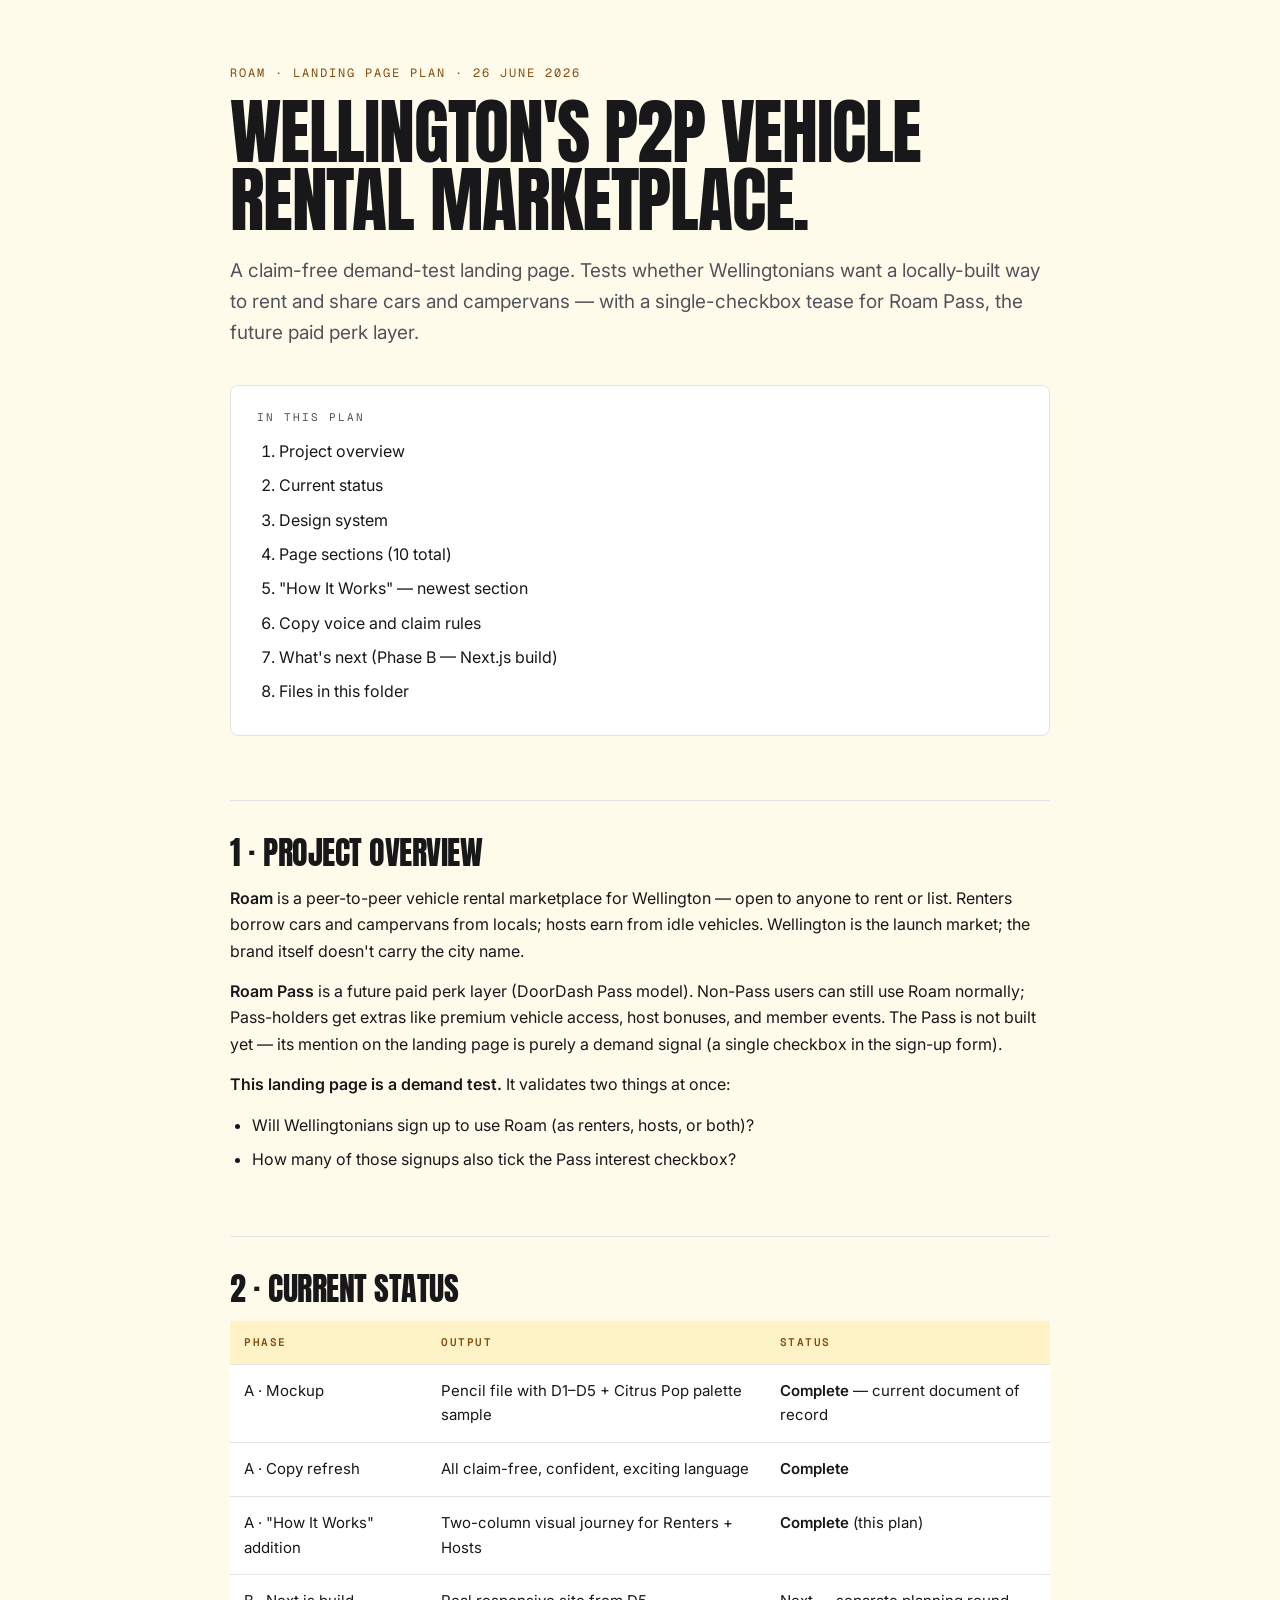
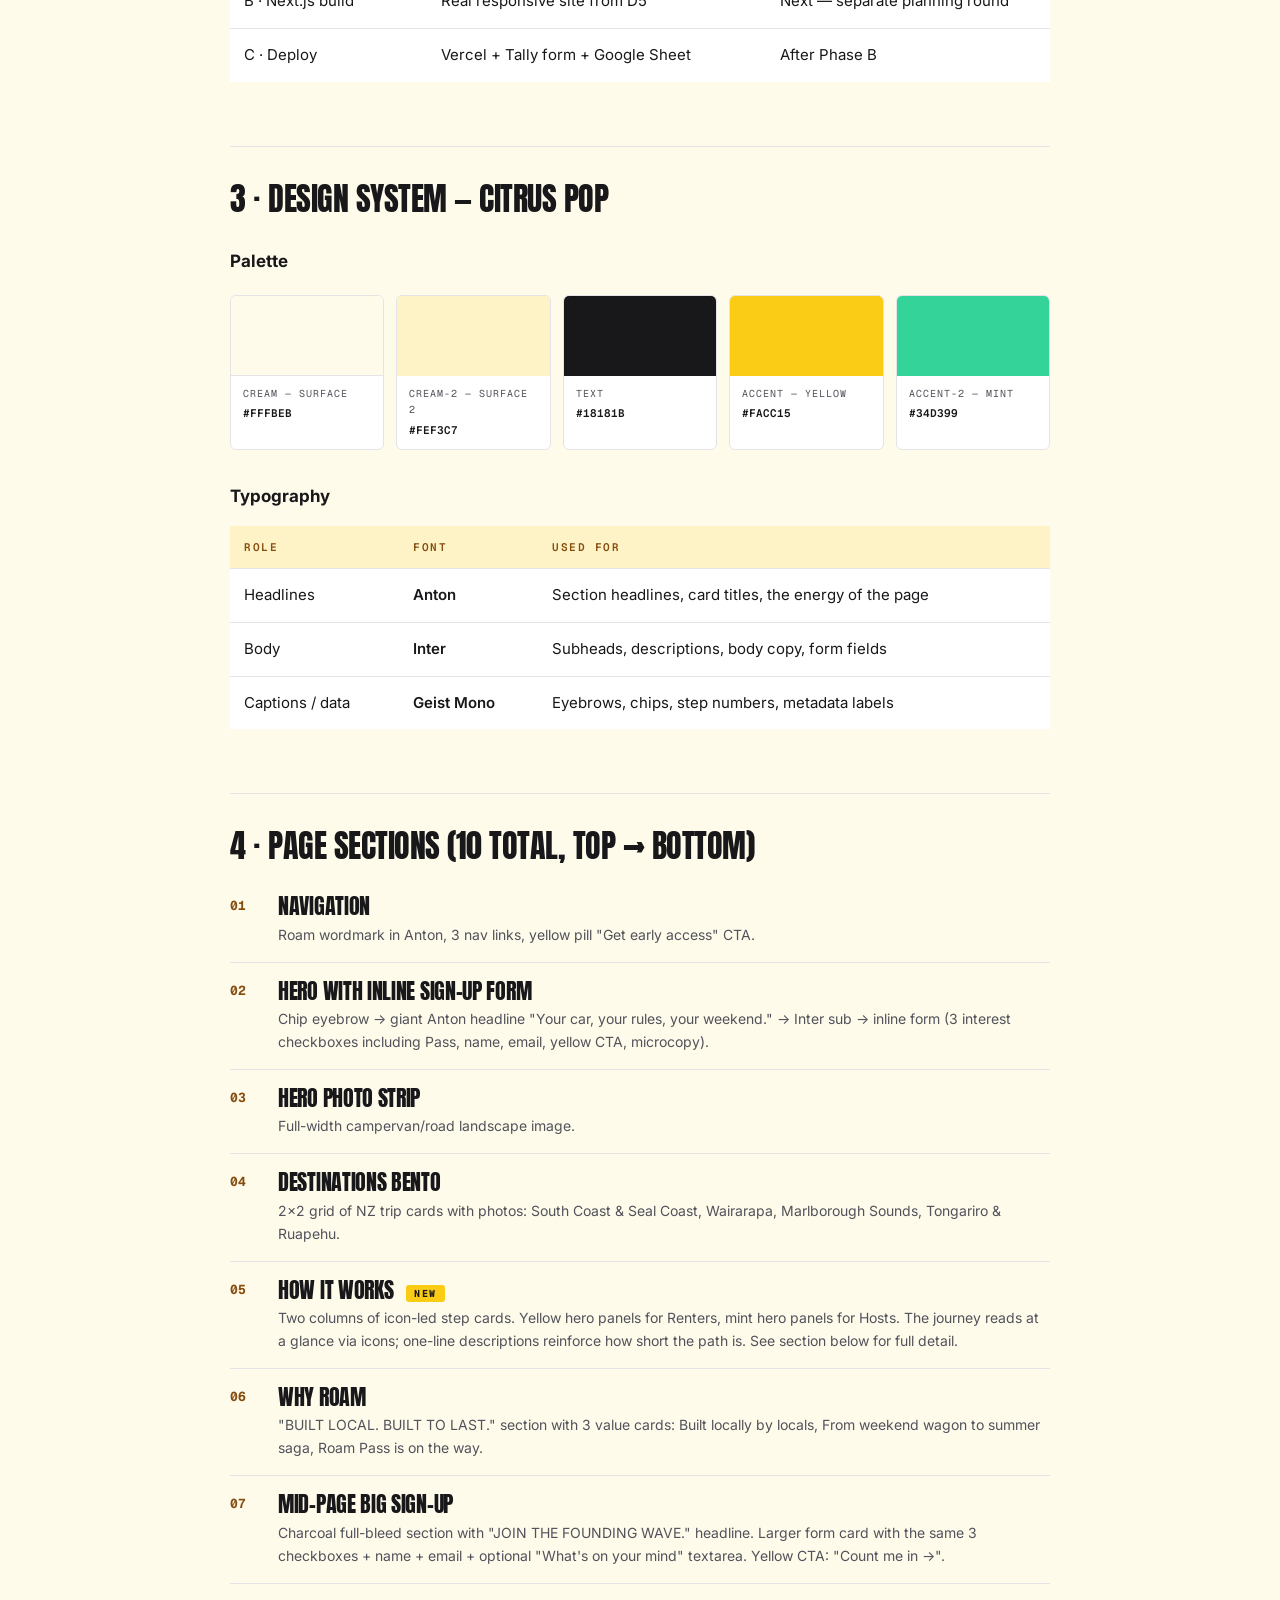
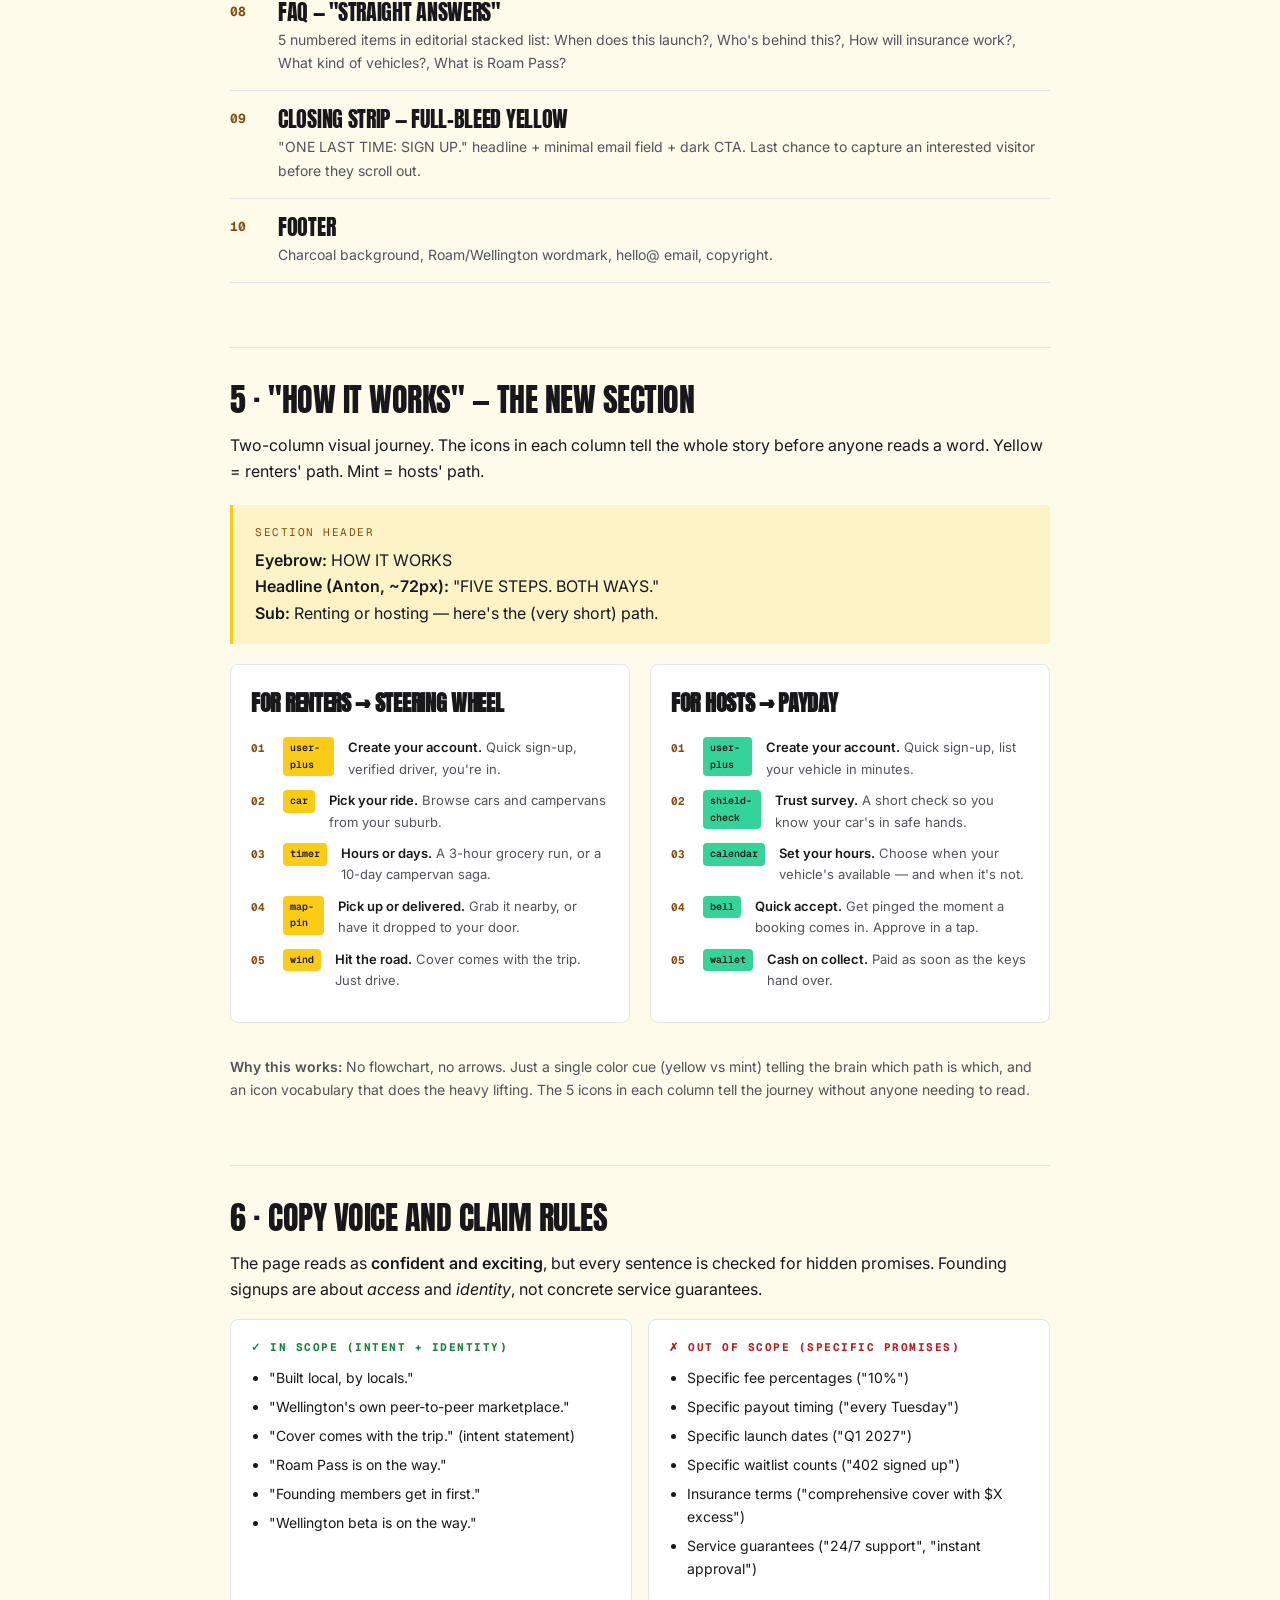
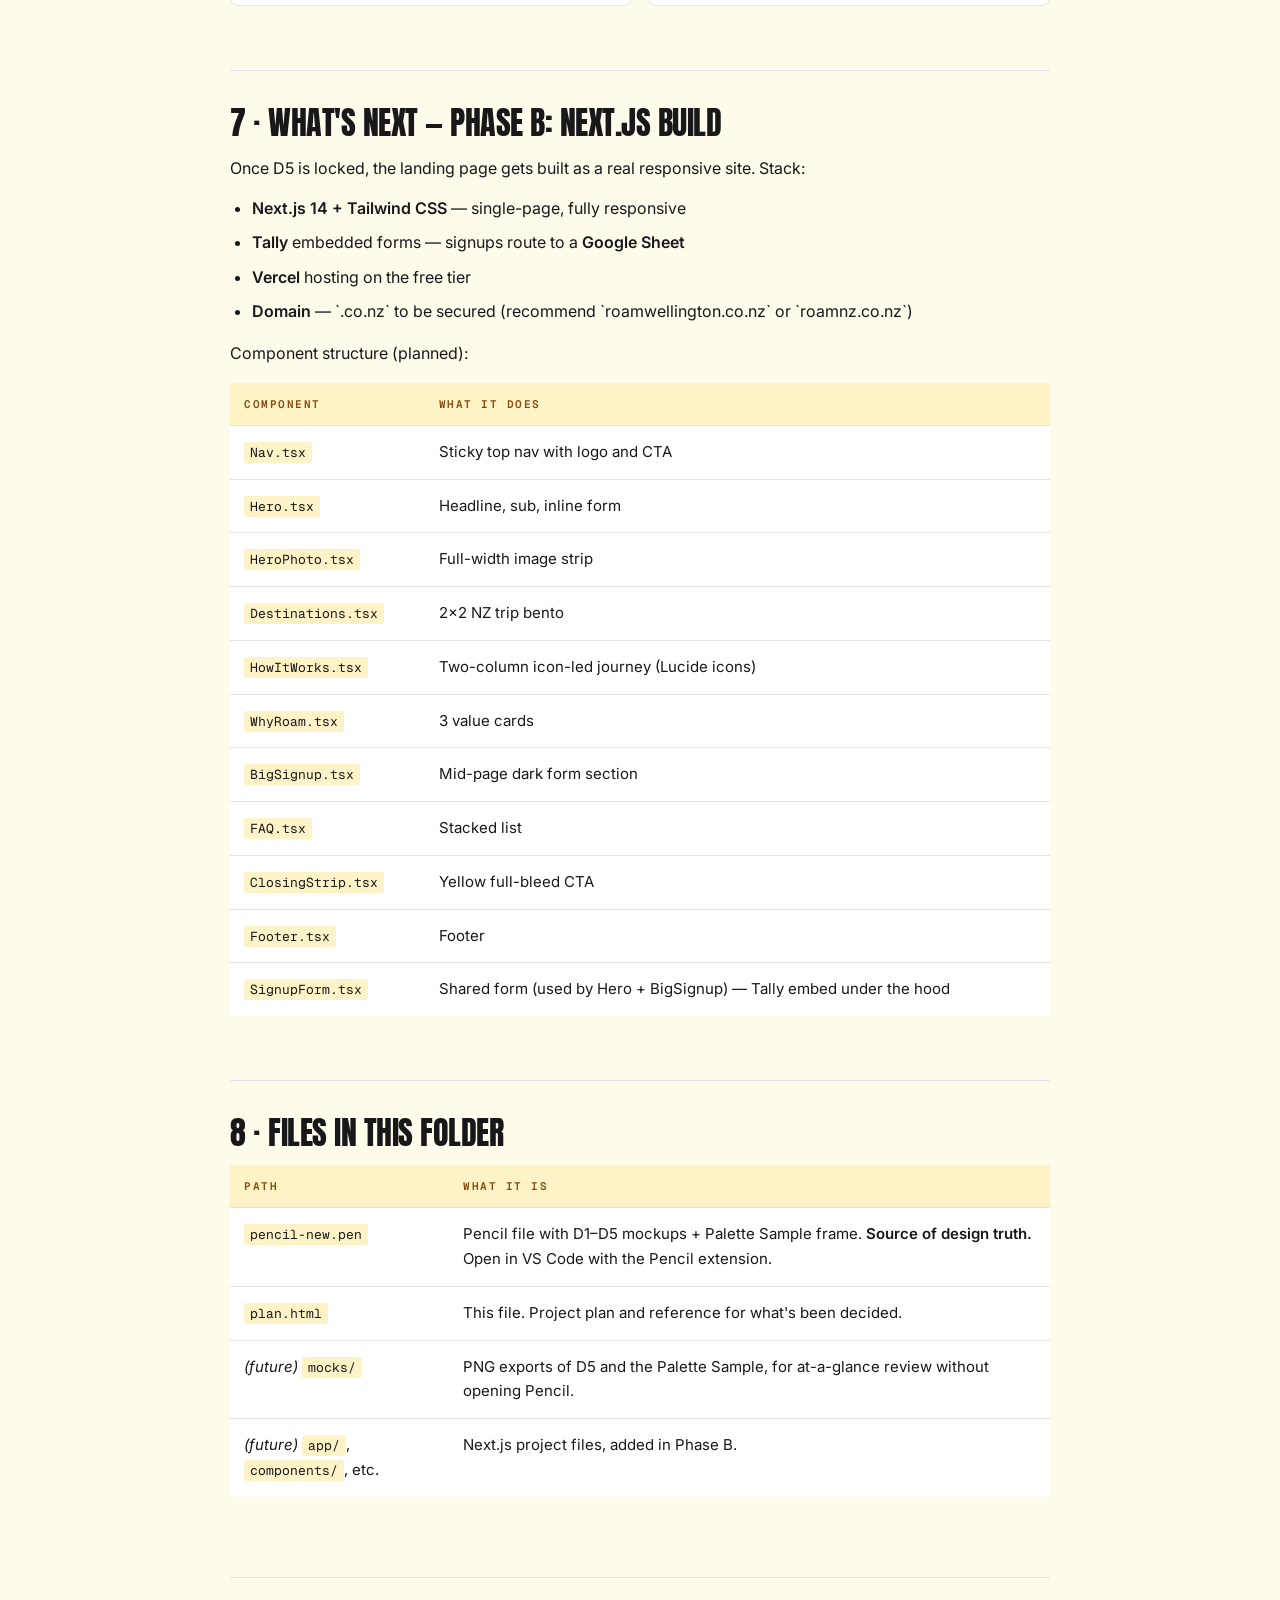
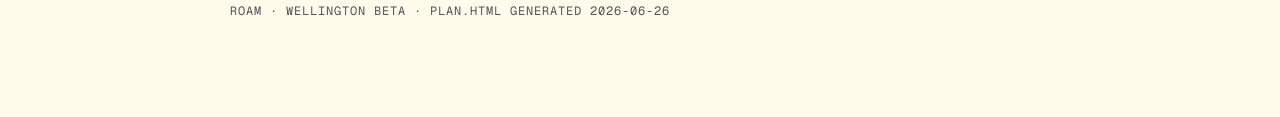
<file: plan.html>
<!DOCTYPE html>
<html lang="en">
<head>
<meta charset="UTF-8">
<meta name="viewport" content="width=device-width, initial-scale=1.0">
<title>Roam — Landing Page Plan</title>
<link rel="preconnect" href="https://fonts.googleapis.com">
<link rel="preconnect" href="https://fonts.gstatic.com" crossorigin>
<link href="https://fonts.googleapis.com/css2?family=Anton&family=Inter:wght@400;500;600;700;800&family=Geist+Mono:wght@400;500;600&display=swap" rel="stylesheet">
<style>
  :root {
    --cream: #FFFBEB;
    --cream-2: #FEF3C7;
    --text: #18181B;
    --text-2: #52525B;
    --border: #E4E4E7;
    --accent: #FACC15;
    --accent-2: #34D399;
    --accent-chip: #854D0E;
  }
  * { box-sizing: border-box; }
  html { scroll-behavior: smooth; }
  body {
    font-family: 'Inter', system-ui, sans-serif;
    background: var(--cream);
    color: var(--text);
    line-height: 1.65;
    margin: 0;
    padding: 0;
  }
  .wrap { max-width: 900px; margin: 0 auto; padding: 64px 40px 96px; }
  .eyebrow {
    font-family: 'Geist Mono', monospace;
    font-size: 12px;
    color: var(--accent-chip);
    letter-spacing: 2px;
    text-transform: uppercase;
    margin-bottom: 14px;
  }
  h1 {
    font-family: 'Anton', sans-serif;
    font-size: 72px;
    font-weight: 400;
    line-height: 0.95;
    letter-spacing: -1.2px;
    margin: 0 0 20px;
    text-transform: uppercase;
  }
  h2 {
    font-family: 'Anton', sans-serif;
    font-size: 32px;
    font-weight: 400;
    line-height: 1;
    letter-spacing: -0.5px;
    margin: 64px 0 16px;
    border-top: 1px solid var(--border);
    padding-top: 36px;
    text-transform: uppercase;
  }
  h3 {
    font-family: 'Inter', sans-serif;
    font-size: 17px;
    font-weight: 700;
    margin: 32px 0 10px;
  }
  p { margin: 0 0 14px; font-size: 16px; }
  p.lead { font-size: 19px; color: var(--text-2); margin-bottom: 36px; }
  strong { font-weight: 600; }
  em { font-style: italic; }
  code {
    font-family: 'Geist Mono', monospace;
    font-size: 13px;
    background: var(--cream-2);
    padding: 2px 6px;
    border-radius: 3px;
    color: var(--text);
  }
  ul, ol { padding-left: 22px; margin: 0 0 16px; }
  li { margin-bottom: 8px; font-size: 16px; }
  table { width: 100%; border-collapse: collapse; margin: 16px 0 24px; font-size: 15px; }
  th {
    text-align: left;
    font-weight: 600;
    padding: 12px 14px;
    background: var(--cream-2);
    border-bottom: 1px solid var(--border);
    font-family: 'Geist Mono', monospace;
    font-size: 11px;
    letter-spacing: 1.5px;
    text-transform: uppercase;
    color: var(--accent-chip);
  }
  td { padding: 14px; border-bottom: 1px solid var(--border); vertical-align: top; background: white; }
  tr:last-child td { border-bottom: none; }
  .toc {
    background: white;
    border: 1px solid var(--border);
    padding: 22px 26px;
    border-radius: 8px;
    margin-bottom: 48px;
  }
  .toc .label {
    font-family: 'Geist Mono', monospace;
    font-size: 11px;
    letter-spacing: 2px;
    color: var(--text-2);
    text-transform: uppercase;
    margin-bottom: 12px;
  }
  .toc ol { margin: 0; padding-left: 22px; }
  .toc a { color: var(--text); text-decoration: none; border-bottom: 1px solid transparent; }
  .toc a:hover { border-bottom-color: var(--accent-chip); }
  .callout {
    background: var(--cream-2);
    border-left: 3px solid var(--accent);
    padding: 18px 22px;
    margin: 20px 0;
    border-radius: 0 4px 4px 0;
  }
  .callout .label {
    font-family: 'Geist Mono', monospace;
    font-size: 11px;
    letter-spacing: 1.5px;
    color: var(--accent-chip);
    text-transform: uppercase;
    margin-bottom: 6px;
  }
  .callout p { margin: 0; }

  /* Palette swatches */
  .swatches {
    display: grid;
    grid-template-columns: repeat(5, 1fr);
    gap: 12px;
    margin: 20px 0 24px;
  }
  .swatch {
    border: 1px solid var(--border);
    border-radius: 6px;
    overflow: hidden;
    background: white;
  }
  .swatch .color { height: 80px; width: 100%; }
  .swatch .meta { padding: 10px 12px; }
  .swatch .role {
    font-family: 'Geist Mono', monospace;
    font-size: 10px;
    color: var(--text-2);
    letter-spacing: 1px;
    text-transform: uppercase;
  }
  .swatch .hex {
    font-family: 'Geist Mono', monospace;
    font-size: 11px;
    font-weight: 600;
    color: var(--text);
    margin-top: 2px;
  }

  /* Section list with badges */
  .section-row {
    display: flex;
    gap: 16px;
    align-items: start;
    padding: 16px 0;
    border-bottom: 1px solid var(--border);
  }
  .section-row:last-child { border-bottom: none; }
  .section-num {
    font-family: 'Geist Mono', monospace;
    font-size: 13px;
    font-weight: 700;
    color: var(--accent-chip);
    min-width: 32px;
    padding-top: 1px;
  }
  .section-body { flex: 1; }
  .section-title {
    font-family: 'Anton', sans-serif;
    font-size: 22px;
    line-height: 1.1;
    letter-spacing: -0.3px;
    text-transform: uppercase;
    margin-bottom: 4px;
  }
  .section-desc { font-size: 14px; color: var(--text-2); margin: 0; }
  .badge-new {
    display: inline-block;
    background: var(--accent);
    color: var(--text);
    font-family: 'Geist Mono', monospace;
    font-size: 10px;
    font-weight: 700;
    letter-spacing: 1.5px;
    padding: 3px 8px;
    border-radius: 3px;
    text-transform: uppercase;
    margin-left: 8px;
    vertical-align: 2px;
  }

  /* How it works cards preview */
  .how-grid {
    display: grid;
    grid-template-columns: 1fr 1fr;
    gap: 20px;
    margin: 16px 0 32px;
  }
  .how-col {
    background: white;
    border: 1px solid var(--border);
    border-radius: 8px;
    padding: 20px;
  }
  .how-col h4 {
    font-family: 'Anton', sans-serif;
    font-size: 22px;
    letter-spacing: -0.3px;
    margin: 0 0 16px;
    text-transform: uppercase;
  }
  .how-step {
    display: flex;
    gap: 10px;
    align-items: start;
    margin-bottom: 10px;
    font-size: 13px;
  }
  .how-step .n {
    font-family: 'Geist Mono', monospace;
    font-weight: 700;
    font-size: 11px;
    color: var(--accent-chip);
    padding-top: 2px;
    min-width: 22px;
  }
  .how-step .icon {
    background: var(--accent);
    border-radius: 4px;
    padding: 3px 7px;
    font-family: 'Geist Mono', monospace;
    font-size: 10px;
    font-weight: 600;
    color: var(--text);
    margin-right: 4px;
    text-transform: lowercase;
  }
  .how-col.hosts .icon { background: var(--accent-2); }
  .how-step .t {
    font-family: 'Inter', sans-serif;
    font-weight: 600;
    color: var(--text);
  }
  .how-step .d {
    color: var(--text-2);
    font-weight: 400;
  }

  /* Voice grid */
  .voice-grid {
    display: grid;
    grid-template-columns: 1fr 1fr;
    gap: 16px;
    margin: 16px 0;
  }
  .voice-card {
    padding: 18px 20px;
    border: 1px solid var(--border);
    border-radius: 8px;
    background: white;
  }
  .voice-card h4 {
    font-family: 'Geist Mono', monospace;
    font-size: 11px;
    letter-spacing: 1.5px;
    margin: 0 0 10px;
    text-transform: uppercase;
  }
  .voice-card.yes h4 { color: #15803D; }
  .voice-card.no h4 { color: #B91C1C; }
  .voice-card ul { margin: 0; padding-left: 18px; }
  .voice-card li { font-size: 14px; margin-bottom: 6px; }

  .footer {
    margin-top: 80px;
    padding-top: 24px;
    border-top: 1px solid var(--border);
    font-family: 'Geist Mono', monospace;
    font-size: 12px;
    color: var(--text-2);
    letter-spacing: 1px;
    text-transform: uppercase;
  }
</style>
</head>
<body>
<div class="wrap">

<div class="eyebrow">Roam · Landing Page Plan · 26 June 2026</div>
<h1>Wellington's P2P vehicle rental marketplace.</h1>
<p class="lead">A claim-free demand-test landing page. Tests whether Wellingtonians want a locally-built way to rent and share cars and campervans — with a single-checkbox tease for Roam Pass, the future paid perk layer.</p>

<div class="toc">
  <div class="label">In this plan</div>
  <ol>
    <li><a href="#overview">Project overview</a></li>
    <li><a href="#status">Current status</a></li>
    <li><a href="#design">Design system</a></li>
    <li><a href="#sections">Page sections (10 total)</a></li>
    <li><a href="#howitworks">"How It Works" — newest section</a></li>
    <li><a href="#voice">Copy voice and claim rules</a></li>
    <li><a href="#next">What's next (Phase B — Next.js build)</a></li>
    <li><a href="#files">Files in this folder</a></li>
  </ol>
</div>

<h2 id="overview">1 · Project overview</h2>
<p><strong>Roam</strong> is a peer-to-peer vehicle rental marketplace for Wellington — open to anyone to rent or list. Renters borrow cars and campervans from locals; hosts earn from idle vehicles. Wellington is the launch market; the brand itself doesn't carry the city name.</p>
<p><strong>Roam Pass</strong> is a future paid perk layer (DoorDash Pass model). Non-Pass users can still use Roam normally; Pass-holders get extras like premium vehicle access, host bonuses, and member events. The Pass is not built yet — its mention on the landing page is purely a demand signal (a single checkbox in the sign-up form).</p>
<p><strong>This landing page is a demand test.</strong> It validates two things at once:</p>
<ul>
  <li>Will Wellingtonians sign up to use Roam (as renters, hosts, or both)?</li>
  <li>How many of those signups also tick the Pass interest checkbox?</li>
</ul>

<h2 id="status">2 · Current status</h2>
<table>
  <thead><tr><th>Phase</th><th>Output</th><th>Status</th></tr></thead>
  <tbody>
    <tr><td>A · Mockup</td><td>Pencil file with D1–D5 + Citrus Pop palette sample</td><td><strong>Complete</strong> — current document of record</td></tr>
    <tr><td>A · Copy refresh</td><td>All claim-free, confident, exciting language</td><td><strong>Complete</strong></td></tr>
    <tr><td>A · "How It Works" addition</td><td>Two-column visual journey for Renters + Hosts</td><td><strong>Complete</strong> (this plan)</td></tr>
    <tr><td>B · Next.js build</td><td>Real responsive site from D5</td><td>Next — separate planning round</td></tr>
    <tr><td>C · Deploy</td><td>Vercel + Tally form + Google Sheet</td><td>After Phase B</td></tr>
  </tbody>
</table>

<h2 id="design">3 · Design system — Citrus Pop</h2>
<h3>Palette</h3>
<div class="swatches">
  <div class="swatch"><div class="color" style="background:#FFFBEB;border-bottom:1px solid var(--border)"></div><div class="meta"><div class="role">cream — surface</div><div class="hex">#FFFBEB</div></div></div>
  <div class="swatch"><div class="color" style="background:#FEF3C7"></div><div class="meta"><div class="role">cream-2 — surface 2</div><div class="hex">#FEF3C7</div></div></div>
  <div class="swatch"><div class="color" style="background:#18181B"></div><div class="meta"><div class="role">text</div><div class="hex">#18181B</div></div></div>
  <div class="swatch"><div class="color" style="background:#FACC15"></div><div class="meta"><div class="role">accent — yellow</div><div class="hex">#FACC15</div></div></div>
  <div class="swatch"><div class="color" style="background:#34D399"></div><div class="meta"><div class="role">accent-2 — mint</div><div class="hex">#34D399</div></div></div>
</div>

<h3>Typography</h3>
<table>
  <thead><tr><th>Role</th><th>Font</th><th>Used for</th></tr></thead>
  <tbody>
    <tr><td>Headlines</td><td><strong>Anton</strong></td><td>Section headlines, card titles, the energy of the page</td></tr>
    <tr><td>Body</td><td><strong>Inter</strong></td><td>Subheads, descriptions, body copy, form fields</td></tr>
    <tr><td>Captions / data</td><td><strong>Geist Mono</strong></td><td>Eyebrows, chips, step numbers, metadata labels</td></tr>
  </tbody>
</table>

<h2 id="sections">4 · Page sections (10 total, top → bottom)</h2>

<div class="section-row">
  <div class="section-num">01</div>
  <div class="section-body">
    <div class="section-title">Navigation</div>
    <p class="section-desc">Roam wordmark in Anton, 3 nav links, yellow pill "Get early access" CTA.</p>
  </div>
</div>

<div class="section-row">
  <div class="section-num">02</div>
  <div class="section-body">
    <div class="section-title">Hero with inline sign-up form</div>
    <p class="section-desc">Chip eyebrow → giant Anton headline "Your car, your rules, your weekend." → Inter sub → inline form (3 interest checkboxes including Pass, name, email, yellow CTA, microcopy).</p>
  </div>
</div>

<div class="section-row">
  <div class="section-num">03</div>
  <div class="section-body">
    <div class="section-title">Hero photo strip</div>
    <p class="section-desc">Full-width campervan/road landscape image.</p>
  </div>
</div>

<div class="section-row">
  <div class="section-num">04</div>
  <div class="section-body">
    <div class="section-title">Destinations bento</div>
    <p class="section-desc">2×2 grid of NZ trip cards with photos: South Coast & Seal Coast, Wairarapa, Marlborough Sounds, Tongariro & Ruapehu.</p>
  </div>
</div>

<div class="section-row">
  <div class="section-num">05</div>
  <div class="section-body">
    <div class="section-title">How it works <span class="badge-new">New</span></div>
    <p class="section-desc">Two columns of icon-led step cards. Yellow hero panels for Renters, mint hero panels for Hosts. The journey reads at a glance via icons; one-line descriptions reinforce how short the path is. See section below for full detail.</p>
  </div>
</div>

<div class="section-row">
  <div class="section-num">06</div>
  <div class="section-body">
    <div class="section-title">Why Roam</div>
    <p class="section-desc">"BUILT LOCAL. BUILT TO LAST." section with 3 value cards: Built locally by locals, From weekend wagon to summer saga, Roam Pass is on the way.</p>
  </div>
</div>

<div class="section-row">
  <div class="section-num">07</div>
  <div class="section-body">
    <div class="section-title">Mid-page big sign-up</div>
    <p class="section-desc">Charcoal full-bleed section with "JOIN THE FOUNDING WAVE." headline. Larger form card with the same 3 checkboxes + name + email + optional "What's on your mind" textarea. Yellow CTA: "Count me in →".</p>
  </div>
</div>

<div class="section-row">
  <div class="section-num">08</div>
  <div class="section-body">
    <div class="section-title">FAQ — "Straight Answers"</div>
    <p class="section-desc">5 numbered items in editorial stacked list: When does this launch?, Who's behind this?, How will insurance work?, What kind of vehicles?, What is Roam Pass?</p>
  </div>
</div>

<div class="section-row">
  <div class="section-num">09</div>
  <div class="section-body">
    <div class="section-title">Closing strip — full-bleed yellow</div>
    <p class="section-desc">"ONE LAST TIME: SIGN UP." headline + minimal email field + dark CTA. Last chance to capture an interested visitor before they scroll out.</p>
  </div>
</div>

<div class="section-row">
  <div class="section-num">10</div>
  <div class="section-body">
    <div class="section-title">Footer</div>
    <p class="section-desc">Charcoal background, Roam/Wellington wordmark, hello@ email, copyright.</p>
  </div>
</div>

<h2 id="howitworks">5 · "How It Works" — the new section</h2>
<p>Two-column visual journey. The icons in each column tell the whole story before anyone reads a word. Yellow = renters' path. Mint = hosts' path.</p>

<div class="callout">
  <div class="label">Section header</div>
  <p><strong>Eyebrow:</strong> HOW IT WORKS<br>
  <strong>Headline (Anton, ~72px):</strong> "FIVE STEPS. BOTH WAYS."<br>
  <strong>Sub:</strong> Renting or hosting — here's the (very short) path.</p>
</div>

<div class="how-grid">
  <div class="how-col">
    <h4>For renters → steering wheel</h4>
    <div class="how-step"><span class="n">01</span><span class="icon">user-plus</span><div><span class="t">Create your account.</span> <span class="d">Quick sign-up, verified driver, you're in.</span></div></div>
    <div class="how-step"><span class="n">02</span><span class="icon">car</span><div><span class="t">Pick your ride.</span> <span class="d">Browse cars and campervans from your suburb.</span></div></div>
    <div class="how-step"><span class="n">03</span><span class="icon">timer</span><div><span class="t">Hours or days.</span> <span class="d">A 3-hour grocery run, or a 10-day campervan saga.</span></div></div>
    <div class="how-step"><span class="n">04</span><span class="icon">map-pin</span><div><span class="t">Pick up or delivered.</span> <span class="d">Grab it nearby, or have it dropped to your door.</span></div></div>
    <div class="how-step"><span class="n">05</span><span class="icon">wind</span><div><span class="t">Hit the road.</span> <span class="d">Cover comes with the trip. Just drive.</span></div></div>
  </div>
  <div class="how-col hosts">
    <h4>For hosts → payday</h4>
    <div class="how-step"><span class="n">01</span><span class="icon">user-plus</span><div><span class="t">Create your account.</span> <span class="d">Quick sign-up, list your vehicle in minutes.</span></div></div>
    <div class="how-step"><span class="n">02</span><span class="icon">shield-check</span><div><span class="t">Trust survey.</span> <span class="d">A short check so you know your car's in safe hands.</span></div></div>
    <div class="how-step"><span class="n">03</span><span class="icon">calendar</span><div><span class="t">Set your hours.</span> <span class="d">Choose when your vehicle's available — and when it's not.</span></div></div>
    <div class="how-step"><span class="n">04</span><span class="icon">bell</span><div><span class="t">Quick accept.</span> <span class="d">Get pinged the moment a booking comes in. Approve in a tap.</span></div></div>
    <div class="how-step"><span class="n">05</span><span class="icon">wallet</span><div><span class="t">Cash on collect.</span> <span class="d">Paid as soon as the keys hand over.</span></div></div>
  </div>
</div>

<p style="font-size:14px;color:var(--text-2);"><strong>Why this works:</strong> No flowchart, no arrows. Just a single color cue (yellow vs mint) telling the brain which path is which, and an icon vocabulary that does the heavy lifting. The 5 icons in each column tell the journey without anyone needing to read.</p>

<h2 id="voice">6 · Copy voice and claim rules</h2>
<p>The page reads as <strong>confident and exciting</strong>, but every sentence is checked for hidden promises. Founding signups are about <em>access</em> and <em>identity</em>, not concrete service guarantees.</p>

<div class="voice-grid">
  <div class="voice-card yes">
    <h4>✓ In scope (intent + identity)</h4>
    <ul>
      <li>"Built local, by locals."</li>
      <li>"Wellington's own peer-to-peer marketplace."</li>
      <li>"Cover comes with the trip." (intent statement)</li>
      <li>"Roam Pass is on the way."</li>
      <li>"Founding members get in first."</li>
      <li>"Wellington beta is on the way."</li>
    </ul>
  </div>
  <div class="voice-card no">
    <h4>✗ Out of scope (specific promises)</h4>
    <ul>
      <li>Specific fee percentages ("10%")</li>
      <li>Specific payout timing ("every Tuesday")</li>
      <li>Specific launch dates ("Q1 2027")</li>
      <li>Specific waitlist counts ("402 signed up")</li>
      <li>Insurance terms ("comprehensive cover with $X excess")</li>
      <li>Service guarantees ("24/7 support", "instant approval")</li>
    </ul>
  </div>
</div>

<h2 id="next">7 · What's next — Phase B: Next.js build</h2>
<p>Once D5 is locked, the landing page gets built as a real responsive site. Stack:</p>
<ul>
  <li><strong>Next.js 14 + Tailwind CSS</strong> — single-page, fully responsive</li>
  <li><strong>Tally</strong> embedded forms — signups route to a <strong>Google Sheet</strong></li>
  <li><strong>Vercel</strong> hosting on the free tier</li>
  <li><strong>Domain</strong> — `.co.nz` to be secured (recommend `roamwellington.co.nz` or `roamnz.co.nz`)</li>
</ul>
<p>Component structure (planned):</p>
<table>
  <thead><tr><th>Component</th><th>What it does</th></tr></thead>
  <tbody>
    <tr><td><code>Nav.tsx</code></td><td>Sticky top nav with logo and CTA</td></tr>
    <tr><td><code>Hero.tsx</code></td><td>Headline, sub, inline form</td></tr>
    <tr><td><code>HeroPhoto.tsx</code></td><td>Full-width image strip</td></tr>
    <tr><td><code>Destinations.tsx</code></td><td>2×2 NZ trip bento</td></tr>
    <tr><td><code>HowItWorks.tsx</code></td><td>Two-column icon-led journey (Lucide icons)</td></tr>
    <tr><td><code>WhyRoam.tsx</code></td><td>3 value cards</td></tr>
    <tr><td><code>BigSignup.tsx</code></td><td>Mid-page dark form section</td></tr>
    <tr><td><code>FAQ.tsx</code></td><td>Stacked list</td></tr>
    <tr><td><code>ClosingStrip.tsx</code></td><td>Yellow full-bleed CTA</td></tr>
    <tr><td><code>Footer.tsx</code></td><td>Footer</td></tr>
    <tr><td><code>SignupForm.tsx</code></td><td>Shared form (used by Hero + BigSignup) — Tally embed under the hood</td></tr>
  </tbody>
</table>

<h2 id="files">8 · Files in this folder</h2>
<table>
  <thead><tr><th>Path</th><th>What it is</th></tr></thead>
  <tbody>
    <tr><td><code>pencil-new.pen</code></td><td>Pencil file with D1–D5 mockups + Palette Sample frame. <strong>Source of design truth.</strong> Open in VS Code with the Pencil extension.</td></tr>
    <tr><td><code>plan.html</code></td><td>This file. Project plan and reference for what's been decided.</td></tr>
    <tr><td><em>(future)</em> <code>mocks/</code></td><td>PNG exports of D5 and the Palette Sample, for at-a-glance review without opening Pencil.</td></tr>
    <tr><td><em>(future)</em> <code>app/</code>, <code>components/</code>, etc.</td><td>Next.js project files, added in Phase B.</td></tr>
  </tbody>
</table>

<div class="footer">Roam · Wellington beta · plan.html generated 2026-06-26</div>

</div>
</body>
</html>
</file>
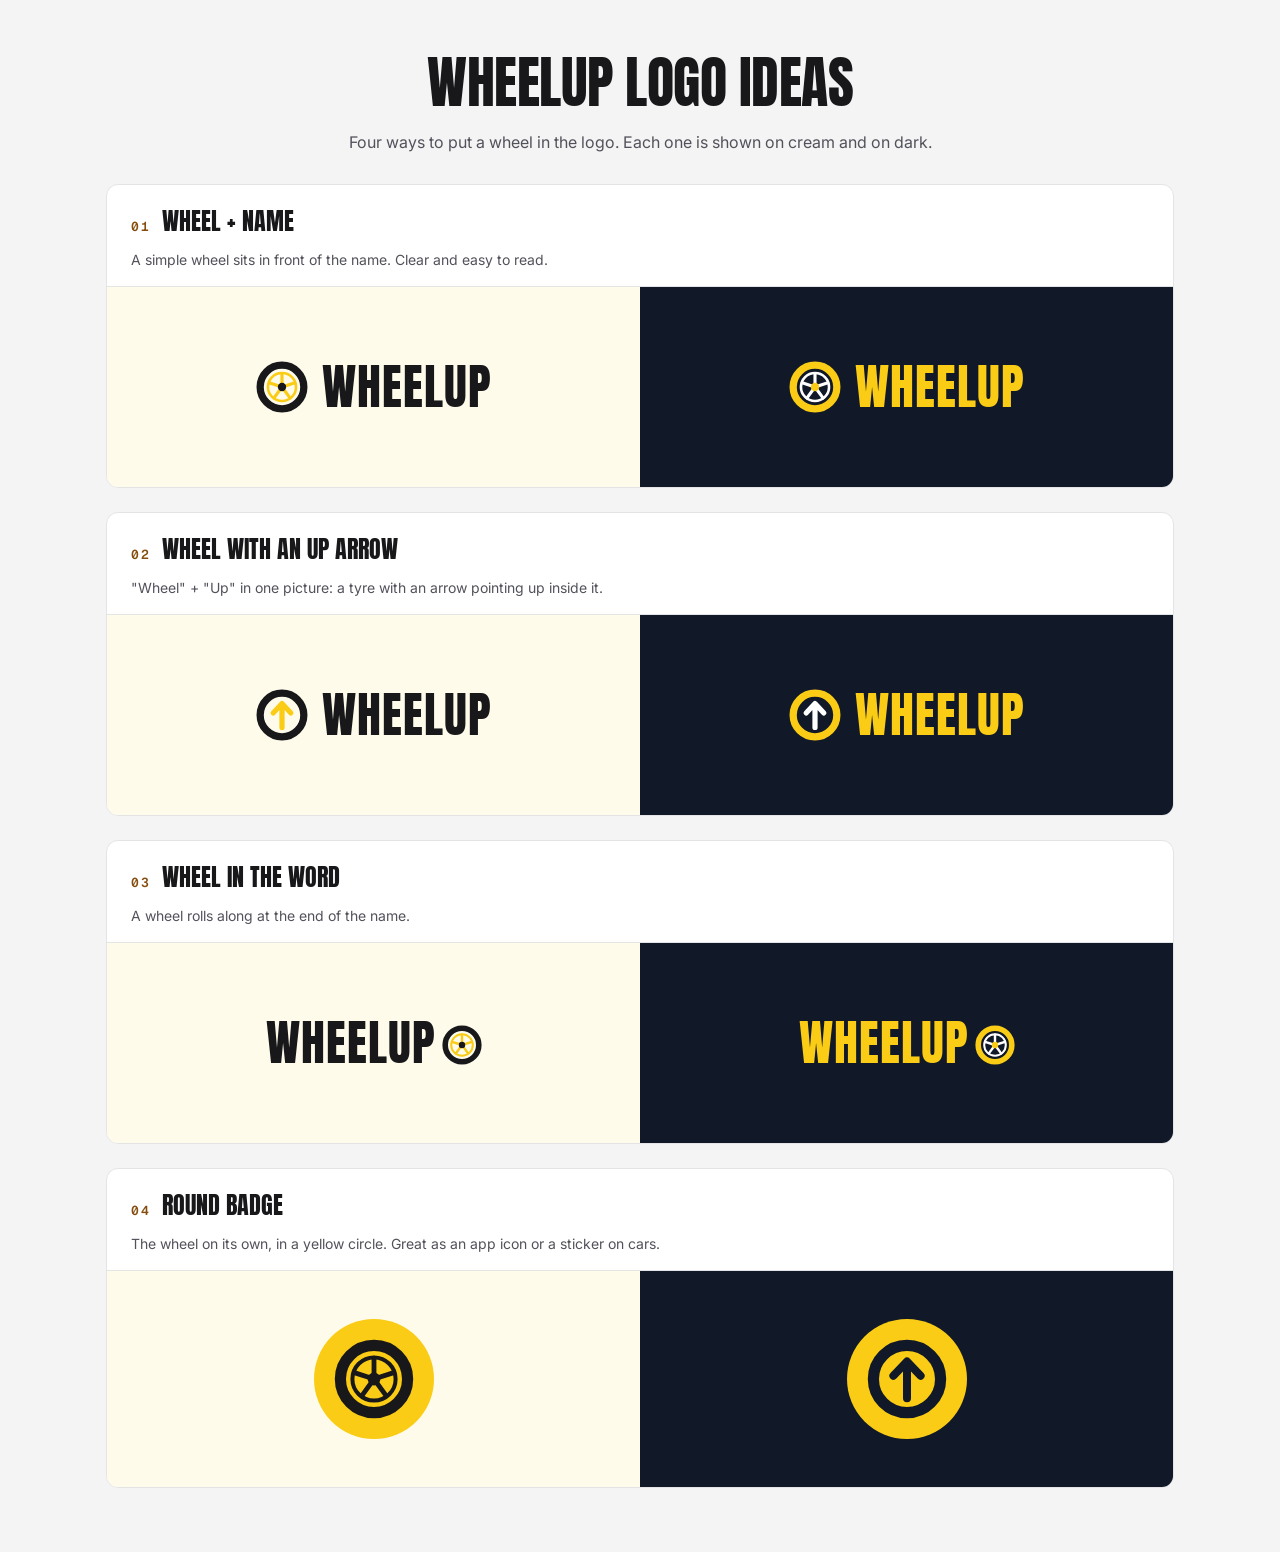
<file: site/logo-ideas.html>
<!doctype html>
<html lang="en">
<head>
<meta charset="utf-8">
<meta name="viewport" content="width=device-width, initial-scale=1">
<title>WheelUp Logo Ideas</title>
<link href="https://fonts.googleapis.com/css2?family=Anton&family=Geist+Mono:wght@600&family=Inter:wght@400;600&display=swap" rel="stylesheet">
<style>
  :root {
    --cream: #FFFBEB; --ink: #18181B; --navy: #111827; --yellow: #FACC15;
    --muted: #52525B; --border: #E4E4E7;
  }
  * { box-sizing: border-box; }
  body { margin: 0; background: #F4F4F5; color: var(--ink); font-family: Inter, system-ui, sans-serif; }
  header { padding: 40px 16px 8px; text-align: center; }
  h1 { font-family: Anton, Impact, sans-serif; font-weight: 400; text-transform: uppercase; font-size: clamp(32px, 6vw, 56px); margin: 0 0 8px; letter-spacing: -.5px; }
  header p { margin: 0; color: var(--muted); }
  main { max-width: 1100px; margin: 0 auto; padding: 24px 16px 64px; display: grid; gap: 24px; }
  .idea { background: #fff; border: 1px solid var(--border); border-radius: 12px; overflow: hidden; }
  .idea-head { padding: 18px 24px; display: flex; gap: 12px; align-items: baseline; flex-wrap: wrap; border-bottom: 1px solid var(--border); }
  .num { font-family: 'Geist Mono', monospace; font-weight: 600; font-size: 13px; letter-spacing: 1.5px; color: #854D0E; }
  .name { font-family: Anton, Impact, sans-serif; text-transform: uppercase; font-size: 24px; }
  .desc { color: var(--muted); font-size: 14px; flex-basis: 100%; margin: 0; }
  .shows { display: grid; grid-template-columns: 1fr 1fr; }
  .show { padding: 48px 24px; display: flex; align-items: center; justify-content: center; min-height: 200px; }
  .show.light { background: var(--cream); }
  .show.dark { background: var(--navy); }
  .word { font-family: Anton, Impact, sans-serif; text-transform: uppercase; letter-spacing: 1px; line-height: 1; }
  .lockup { display: flex; align-items: center; gap: 14px; }
  .light .word { color: var(--ink); }
  .dark .word { color: var(--yellow); }
  svg { display: block; flex: 0 0 auto; }
  @media (max-width: 640px) { .shows { grid-template-columns: 1fr; } .show { min-height: 160px; padding: 36px 16px; } }
</style>
</head>
<body>

<!-- One wheel drawing, reused by every idea. Colours come from CSS vars set on each use. -->
<svg width="0" height="0" style="position:absolute" aria-hidden="true">
  <defs>
    <g id="wheel">
      <circle cx="50" cy="50" r="42" fill="none" style="stroke:var(--tyre)" stroke-width="14"/>
      <circle cx="50" cy="50" r="27" fill="none" style="stroke:var(--rim)" stroke-width="5"/>
      <g style="stroke:var(--rim)" stroke-width="6" stroke-linecap="round">
        <line x1="50" y1="50" x2="50" y2="24"/>
        <line x1="50" y1="50" x2="74.7" y2="42"/>
        <line x1="50" y1="50" x2="65.3" y2="71"/>
        <line x1="50" y1="50" x2="34.7" y2="71"/>
        <line x1="50" y1="50" x2="25.3" y2="42"/>
      </g>
      <circle cx="50" cy="50" r="8" style="fill:var(--hub)"/>
    </g>
    <g id="wheel-up">
      <circle cx="50" cy="50" r="42" fill="none" style="stroke:var(--tyre)" stroke-width="14"/>
      <path d="M50 74 V30 M33 46 L50 28 L67 46" fill="none" style="stroke:var(--rim)" stroke-width="10" stroke-linecap="round" stroke-linejoin="round"/>
    </g>
  </defs>
</svg>

<header>
  <h1>WheelUp logo ideas</h1>
  <p>Four ways to put a wheel in the logo. Each one is shown on cream and on dark.</p>
</header>

<main>

  <section class="idea">
    <div class="idea-head">
      <span class="num">01</span><span class="name">Wheel + name</span>
      <p class="desc">A simple wheel sits in front of the name. Clear and easy to read.</p>
    </div>
    <div class="shows">
      <div class="show light"><div class="lockup">
        <svg width="52" height="52" viewBox="0 0 100 100" style="--tyre:#18181B;--rim:#FACC15;--hub:#18181B"><use href="#wheel"/></svg>
        <span class="word" style="font-size:48px">WheelUp</span>
      </div></div>
      <div class="show dark"><div class="lockup">
        <svg width="52" height="52" viewBox="0 0 100 100" style="--tyre:#FACC15;--rim:#FFFFFF;--hub:#FACC15"><use href="#wheel"/></svg>
        <span class="word" style="font-size:48px">WheelUp</span>
      </div></div>
    </div>
  </section>

  <section class="idea">
    <div class="idea-head">
      <span class="num">02</span><span class="name">Wheel with an up arrow</span>
      <p class="desc">"Wheel" + "Up" in one picture: a tyre with an arrow pointing up inside it.</p>
    </div>
    <div class="shows">
      <div class="show light"><div class="lockup">
        <svg width="52" height="52" viewBox="0 0 100 100" style="--tyre:#18181B;--rim:#FACC15"><use href="#wheel-up"/></svg>
        <span class="word" style="font-size:48px">WheelUp</span>
      </div></div>
      <div class="show dark"><div class="lockup">
        <svg width="52" height="52" viewBox="0 0 100 100" style="--tyre:#FACC15;--rim:#FFFFFF"><use href="#wheel-up"/></svg>
        <span class="word" style="font-size:48px">WheelUp</span>
      </div></div>
    </div>
  </section>

  <section class="idea">
    <div class="idea-head">
      <span class="num">03</span><span class="name">Wheel in the word</span>
      <p class="desc">A wheel rolls along at the end of the name.</p>
    </div>
    <div class="shows">
      <div class="show light"><div class="lockup" style="gap:6px">
        <span class="word" style="font-size:48px">WheelUp</span>
        <svg width="40" height="40" viewBox="0 0 100 100" style="--tyre:#18181B;--rim:#FACC15;--hub:#18181B;margin-top:4px"><use href="#wheel"/></svg>
      </div></div>
      <div class="show dark"><div class="lockup" style="gap:6px">
        <span class="word" style="font-size:48px">WheelUp</span>
        <svg width="40" height="40" viewBox="0 0 100 100" style="--tyre:#FACC15;--rim:#FFFFFF;--hub:#FACC15;margin-top:4px"><use href="#wheel"/></svg>
      </div></div>
    </div>
  </section>

  <section class="idea">
    <div class="idea-head">
      <span class="num">04</span><span class="name">Round badge</span>
      <p class="desc">The wheel on its own, in a yellow circle. Great as an app icon or a sticker on cars.</p>
    </div>
    <div class="shows">
      <div class="show light">
        <svg width="120" height="120" viewBox="0 0 120 120">
          <circle cx="60" cy="60" r="60" fill="#FACC15"/>
          <svg x="20" y="20" width="80" height="80" viewBox="0 0 100 100" style="--tyre:#18181B;--rim:#18181B;--hub:#18181B"><use href="#wheel"/></svg>
        </svg>
      </div>
      <div class="show dark">
        <svg width="120" height="120" viewBox="0 0 120 120">
          <circle cx="60" cy="60" r="60" fill="#FACC15"/>
          <svg x="20" y="20" width="80" height="80" viewBox="0 0 100 100" style="--tyre:#111827;--rim:#111827;--hub:#111827"><use href="#wheel-up"/></svg>
        </svg>
      </div>
    </div>
  </section>

</main>
</body>
</html>
</file>
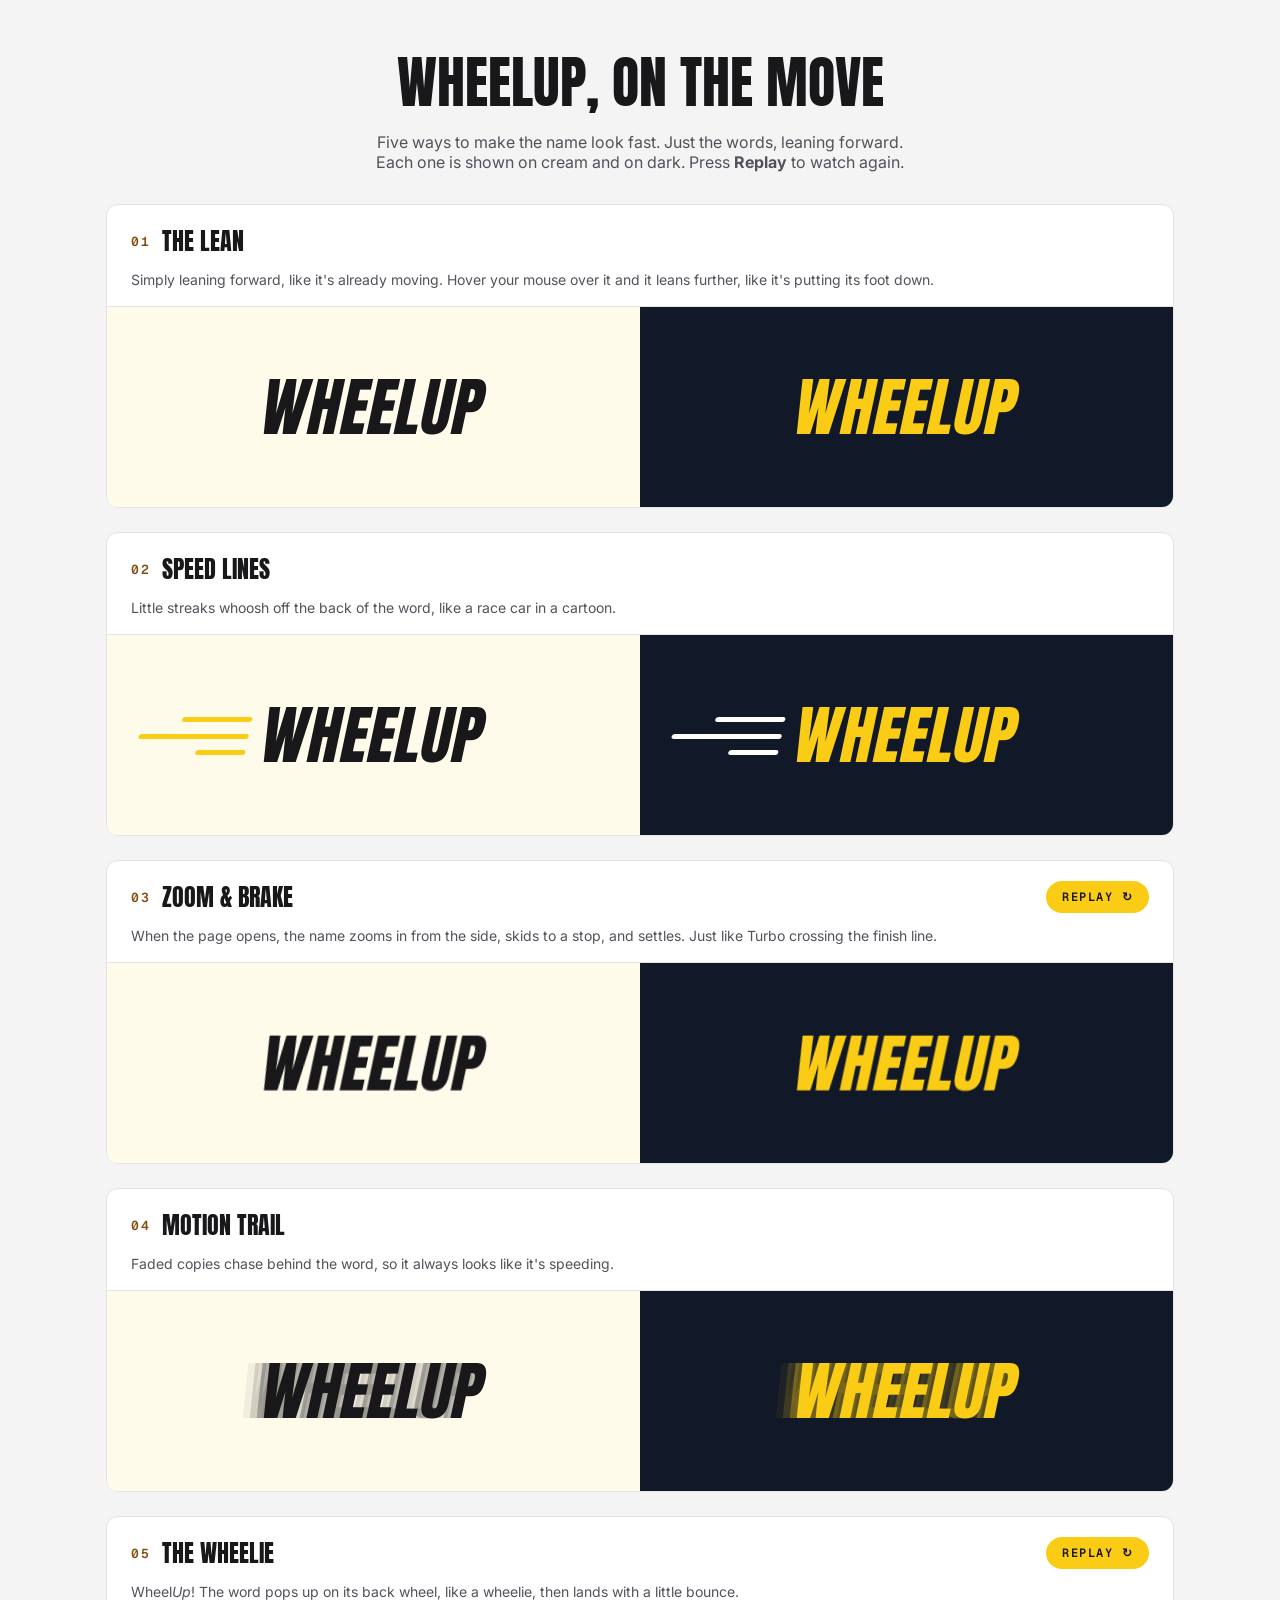
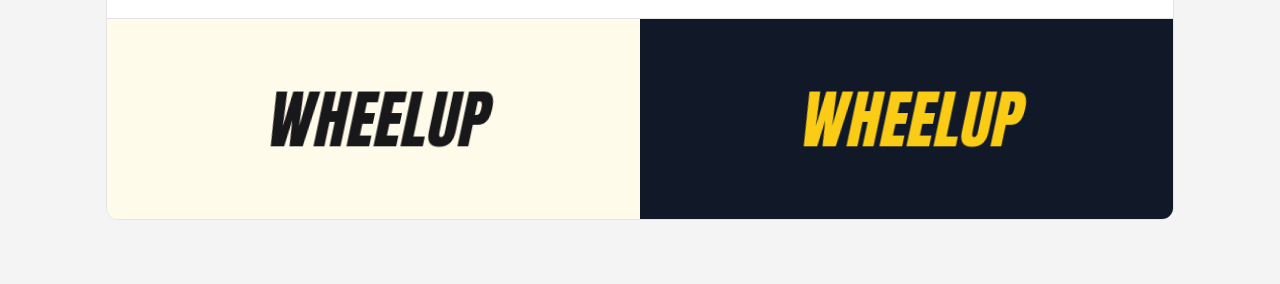
<file: site/logo-motion-ideas.html>
<!doctype html>
<html lang="en">
<head>
<meta charset="utf-8">
<meta name="viewport" content="width=device-width, initial-scale=1">
<title>WheelUp Logo Motion</title>
<link href="https://fonts.googleapis.com/css2?family=Anton&family=Geist+Mono:wght@600&family=Inter:wght@400;600&display=swap" rel="stylesheet">
<style>
  :root {
    --cream: #FFFBEB; --ink: #18181B; --navy: #111827; --yellow: #FACC15; --orange: #F59E0B;
    --muted: #52525B; --border: #E4E4E7;
  }
  * { box-sizing: border-box; }
  body { margin: 0; background: #F4F4F5; color: var(--ink); font-family: Inter, system-ui, sans-serif; }
  header { padding: 40px 16px 8px; text-align: center; }
  h1 { font-family: Anton, Impact, sans-serif; font-weight: 400; text-transform: uppercase; font-size: clamp(32px, 6vw, 56px); margin: 0 0 8px; }
  header p { margin: 0 auto; color: var(--muted); max-width: 560px; }
  main { max-width: 1100px; margin: 0 auto; padding: 24px 16px 64px; display: grid; gap: 24px; }

  .idea { background: #fff; border: 1px solid var(--border); border-radius: 12px; overflow: hidden; }
  .idea-head { padding: 18px 24px; display: flex; gap: 12px; align-items: center; flex-wrap: wrap; border-bottom: 1px solid var(--border); }
  .num { font-family: 'Geist Mono', monospace; font-weight: 600; font-size: 13px; letter-spacing: 1.5px; color: #854D0E; }
  .name { font-family: Anton, Impact, sans-serif; text-transform: uppercase; font-size: 24px; }
  .replay { margin-left: auto; font: 600 12px/1 'Geist Mono', monospace; letter-spacing: 1.5px; text-transform: uppercase;
            background: var(--yellow); color: var(--ink); border: 0; border-radius: 999px; padding: 10px 16px; cursor: pointer; }
  .desc { color: var(--muted); font-size: 14px; flex-basis: 100%; margin: 0; }
  .shows { display: grid; grid-template-columns: 1fr 1fr; }
  .show { position: relative; overflow: hidden; padding: 56px 24px; display: flex; align-items: center; justify-content: center; min-height: 200px; }
  .show.light { background: var(--cream); --fg: var(--ink); --hi: var(--yellow); }
  .show.dark  { background: var(--navy);  --fg: var(--yellow); --hi: #FFFFFF; }

  /* The wordmark: Anton, leaning forward */
  .logo { position: relative; display: inline-block; font-family: Anton, Impact, sans-serif; text-transform: uppercase;
          font-size: 64px; line-height: 1; letter-spacing: 1px; color: var(--fg); transform: skewX(-12deg); white-space: nowrap; }

  /* 01 — Lean: static, leans further on hover like it's accelerating */
  .lean { transition: transform .25s cubic-bezier(.3,1.6,.5,1); }
  .show:hover .lean { transform: skewX(-20deg) translateX(8px); }

  /* 02 — Speed lines streaking off the back */
  .lines::before, .lines::after, .lines .l3 {
    content: ''; position: absolute; right: 100%; height: 5px; border-radius: 3px; background: var(--hi);
    margin-right: 14px; animation: streak 1.1s ease-in-out infinite;
  }
  .lines::before { top: 22%; width: 70px; }
  .lines .l3     { top: 48%; width: 110px; animation-delay: .15s; }
  .lines::after  { top: 74%; width: 50px; animation-delay: .3s; }
  @keyframes streak {
    0%   { transform: translateX(30px) scaleX(.2); opacity: 0; }
    40%  { opacity: 1; }
    100% { transform: translateX(-30px) scaleX(1); opacity: 0; }
  }

  /* 03 — Zoom in & brake: shoots in from the left, skids, settles */
  .zoom.go { animation: zoom 1.2s cubic-bezier(.2,.9,.25,1) both; }
  @keyframes zoom {
    0%   { transform: translateX(-120vw) skewX(-30deg); filter: blur(6px); }
    55%  { transform: translateX(18px) skewX(-30deg); filter: blur(0); }
    70%  { transform: translateX(-6px) skewX(4deg); }
    85%  { transform: translateX(2px) skewX(-16deg); }
    100% { transform: translateX(0) skewX(-12deg); }
  }

  /* 04 — Motion trail: ghost copies chasing the word */
  .trail { text-shadow: -7px 0 0 color-mix(in srgb, var(--fg) 30%, transparent),
                        -14px 0 0 color-mix(in srgb, var(--fg) 15%, transparent),
                        -21px 0 0 color-mix(in srgb, var(--fg) 6%, transparent);
           animation: trail 1.6s ease-in-out infinite; }
  @keyframes trail {
    0%, 100% { transform: skewX(-12deg) translateX(0); }
    50%      { transform: skewX(-12deg) translateX(10px); }
  }

  /* 05 — Wheelie: pops up on its back wheel, then lands with a bounce */
  .wheelie { transform-origin: 0% 100%; }
  .wheelie.go { animation: wheelie 1.6s cubic-bezier(.3,.7,.4,1) both; }
  @keyframes wheelie {
    0%   { transform: skewX(-12deg) rotate(0); }
    30%  { transform: skewX(-12deg) rotate(-14deg); }
    55%  { transform: skewX(-12deg) rotate(-10deg); }
    75%  { transform: skewX(-12deg) rotate(1.5deg); }
    88%  { transform: skewX(-12deg) rotate(-1deg); }
    100% { transform: skewX(-12deg) rotate(0); }
  }

  @media (max-width: 640px) {
    .shows { grid-template-columns: 1fr; }
    .show { min-height: 160px; padding: 40px 16px; }
    .logo { font-size: 48px; }
  }
  @media (prefers-reduced-motion: reduce) {
    .logo, .logo::before, .logo::after, .logo .l3 { animation: none !important; transition: none !important; }
  }
</style>
</head>
<body>

<header>
  <h1>WheelUp, on the move</h1>
  <p>Five ways to make the name look fast. Just the words, leaning forward. Each one is shown on cream and on dark. Press <strong>Replay</strong> to watch again.</p>
</header>

<main>

  <section class="idea">
    <div class="idea-head">
      <span class="num">01</span><span class="name">The lean</span>
      <p class="desc">Simply leaning forward, like it's already moving. Hover your mouse over it and it leans further, like it's putting its foot down.</p>
    </div>
    <div class="shows">
      <div class="show light"><span class="logo lean">WheelUp</span></div>
      <div class="show dark"><span class="logo lean">WheelUp</span></div>
    </div>
  </section>

  <section class="idea">
    <div class="idea-head">
      <span class="num">02</span><span class="name">Speed lines</span>
      <p class="desc">Little streaks whoosh off the back of the word, like a race car in a cartoon.</p>
    </div>
    <div class="shows">
      <div class="show light"><span class="logo lines"><i class="l3"></i>WheelUp</span></div>
      <div class="show dark"><span class="logo lines"><i class="l3"></i>WheelUp</span></div>
    </div>
  </section>

  <section class="idea">
    <div class="idea-head">
      <span class="num">03</span><span class="name">Zoom &amp; brake</span>
      <button class="replay" data-replay>Replay ↻</button>
      <p class="desc">When the page opens, the name zooms in from the side, skids to a stop, and settles. Just like Turbo crossing the finish line.</p>
    </div>
    <div class="shows">
      <div class="show light"><span class="logo zoom go">WheelUp</span></div>
      <div class="show dark"><span class="logo zoom go">WheelUp</span></div>
    </div>
  </section>

  <section class="idea">
    <div class="idea-head">
      <span class="num">04</span><span class="name">Motion trail</span>
      <p class="desc">Faded copies chase behind the word, so it always looks like it's speeding.</p>
    </div>
    <div class="shows">
      <div class="show light"><span class="logo trail">WheelUp</span></div>
      <div class="show dark"><span class="logo trail">WheelUp</span></div>
    </div>
  </section>

  <section class="idea">
    <div class="idea-head">
      <span class="num">05</span><span class="name">The wheelie</span>
      <button class="replay" data-replay>Replay ↻</button>
      <p class="desc">Wheel<em>Up</em>! The word pops up on its back wheel, like a wheelie, then lands with a little bounce.</p>
    </div>
    <div class="shows">
      <div class="show light"><span class="logo wheelie go">WheelUp</span></div>
      <div class="show dark"><span class="logo wheelie go">WheelUp</span></div>
    </div>
  </section>

</main>

<script>
  // Restart a one-shot animation by removing the class, forcing a reflow, and adding it back.
  document.querySelectorAll('[data-replay]').forEach(btn => {
    btn.addEventListener('click', () => {
      btn.closest('.idea').querySelectorAll('.go, .zoom, .wheelie').forEach(el => {
        el.classList.remove('go');
        void el.offsetWidth;
        el.classList.add('go');
      });
    });
  });
</script>
</body>
</html>
</file>
